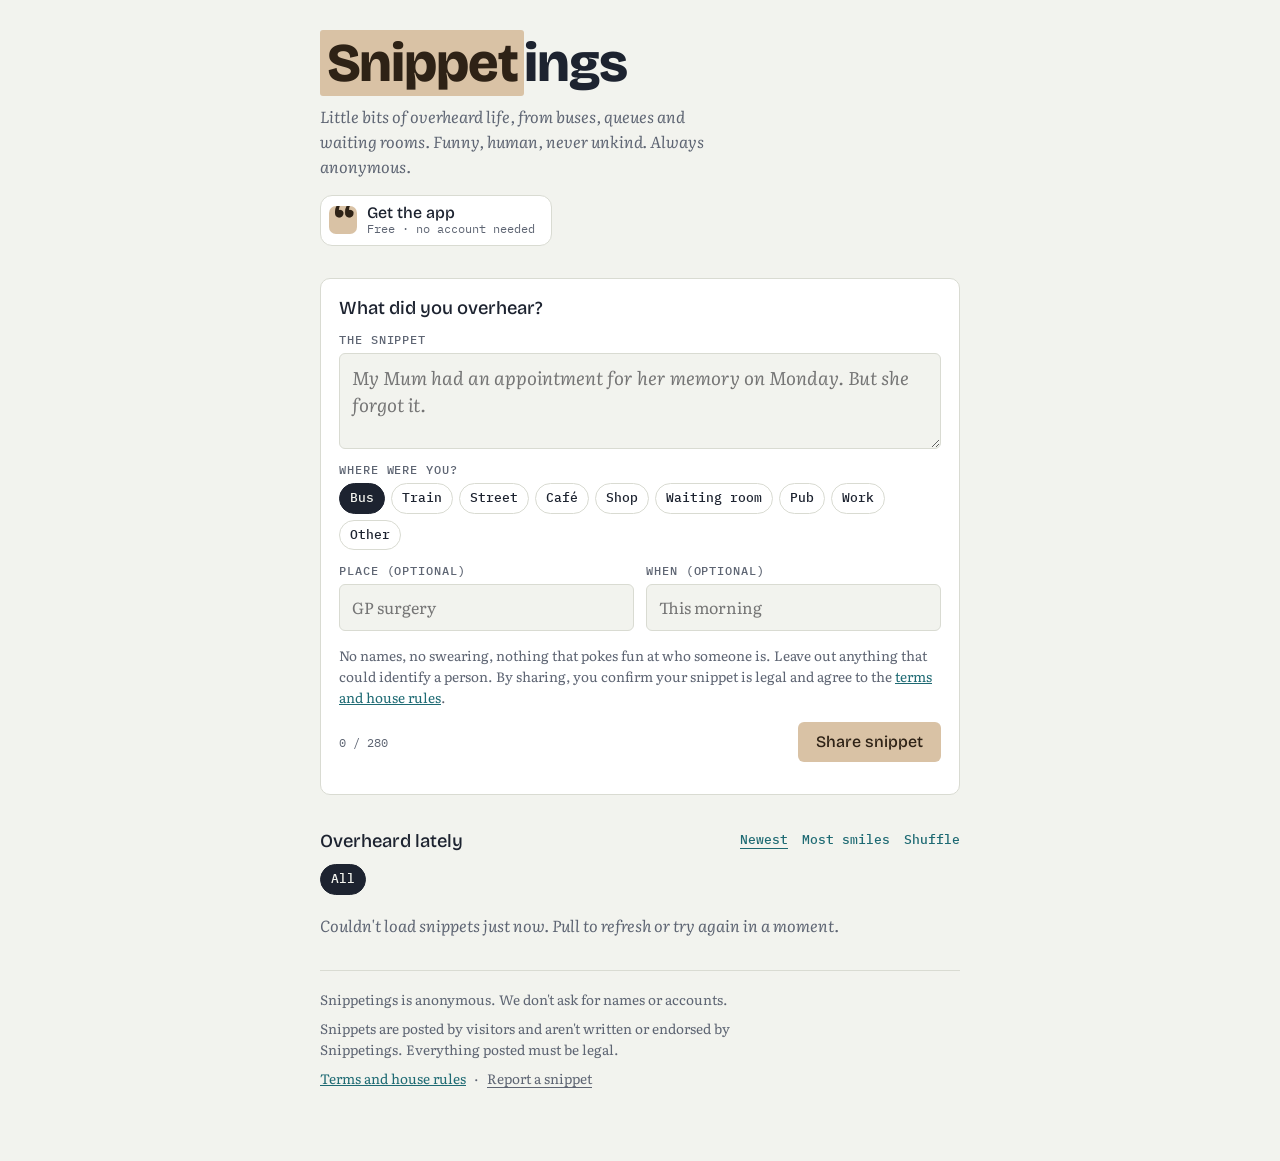
<file: index.html>
<!doctype html>
<html lang="en-GB">
<head>
<meta charset="utf-8">
<meta name="viewport" content="width=device-width,initial-scale=1,viewport-fit=cover">
<title>Snippetings</title>
<meta name="description" content="Little bits of overheard life, from buses, queues and waiting rooms. Funny, human, never unkind. Always anonymous.">
<meta name="theme-color" content="#F2F3EE" media="(prefers-color-scheme: light)">
<meta name="theme-color" content="#15181F" media="(prefers-color-scheme: dark)">
<meta property="og:title" content="Snippetings">
<meta property="og:description" content="Little bits of overheard life. Funny, human, never unkind.">
<meta property="og:image" content="https://www.snippetings.com/icons/og.png">
<meta property="og:url" content="https://www.snippetings.com/">
<meta name="twitter:card" content="summary_large_image">
<link rel="canonical" href="https://www.snippetings.com/">
<link rel="manifest" href="/manifest.webmanifest">
<link rel="icon" href="/icons/icon-192.png">
<link rel="apple-touch-icon" href="/icons/apple-touch-icon.png">
<meta name="apple-mobile-web-app-capable" content="yes">
<meta name="apple-mobile-web-app-title" content="Snippetings">
<link rel="preconnect" href="https://fonts.googleapis.com">
<link rel="preconnect" href="https://fonts.gstatic.com" crossorigin>
<link rel="stylesheet" href="https://fonts.googleapis.com/css2?family=Bricolage+Grotesque:opsz,wght@12..96,500;12..96,800&family=Literata:ital,opsz,wght@0,7..72,400;1,7..72,400;1,7..72,500&family=IBM+Plex+Mono:wght@400;500&display=swap">
<link rel="stylesheet" href="/style.css">
</head>
<body>
<div class="wrap">
  <header>
    <h1 class="mark"><span>Snippet</span>ings</h1>
    <p class="tag">Little bits of overheard life, from buses, queues and waiting rooms. Funny, human, never unkind. Always anonymous.</p>
    <button class="getapp" id="getapp" type="button" hidden>
      <img src="/icons/icon-192.png" alt="" width="28" height="28">
      <span>Get the app <small>Free · no account needed</small></span>
    </button>
    <div class="howto" id="howto" hidden>
      <div class="howto-card" role="dialog" aria-modal="true" aria-labelledby="howto-title">
        <h2 id="howto-title">Add Snippetings to your phone</h2>
        <ol id="howto-steps"></ol>
        <p class="howto-note">It then opens from your home screen like any other app.</p>
        <button class="btn" id="howto-close" type="button">Got it</button>
      </div>
    </div>
  </header>

  <form id="compose" novalidate>
    <h2>What did you overhear?</h2>
    <div class="field">
      <label class="label" for="text">The snippet</label>
      <textarea id="text" maxlength="280" placeholder="My Mum had an appointment for her memory on Monday. But she forgot it."></textarea>
    </div>
    <div class="field">
      <span class="label" id="setlbl">Where were you?</span>
      <div class="chips" id="settings" role="group" aria-labelledby="setlbl"></div>
    </div>
    <div class="row">
      <div class="field"><label class="label" for="place">Place (optional)</label>
        <input type="text" id="place" maxlength="40" placeholder="GP surgery"></div>
      <div class="field"><label class="label" for="when">When (optional)</label>
        <input type="text" id="when" maxlength="30" placeholder="This morning"></div>
    </div>
    <p class="rules">No names, no swearing, nothing that pokes fun at who someone is. Leave out anything that could identify a person. By sharing, you confirm your snippet is legal and agree to the <a href="/terms.html">terms and house rules</a>.</p>
    <div class="foot">
      <span class="count" id="count">0 / 280</span>
      <button class="btn" id="send" type="submit">Share snippet</button>
    </div>
    <p class="msg" id="msg" role="status"></p>
  </form>

  <section>
    <div class="feedhead">
      <h2>Overheard lately</h2>
      <div class="sorts" role="group" aria-label="Order">
        <button class="textbtn" id="sortNew" type="button" aria-pressed="true">Newest</button>
        <button class="textbtn" id="sortTop" type="button" aria-pressed="false">Most smiles</button>
        <button class="textbtn" id="shuffle" type="button" aria-pressed="false">Shuffle</button>
      </div>
    </div>
    <div class="chips" id="filters" role="group" aria-label="Filter by place"></div>
    <div class="reportbar" id="reportbar" role="status" hidden>
      <span>Find the snippet that breaks the rules, then tap <b>Report this</b> under it.</span>
      <button class="textbtn" id="reportcancel" type="button">Cancel</button>
    </div>
    <ul id="feed"><li class="empty">Loading snippets…</li></ul>
  </section>

  <footer>
    <p>Snippetings is anonymous. We don't ask for names or accounts.</p>
    <p>Snippets are posted by visitors and aren't written or endorsed by Snippetings. Everything posted must be legal.</p>
    <p class="footlinks"><a href="/terms.html">Terms and house rules</a> <span aria-hidden="true">·</span> <button class="textbtn" id="reportbtn" type="button">Report a snippet</button></p>
  </footer>
</div>
<script src="/config.js"></script>
<script src="/app.js"></script>
</body>
</html>
</file>
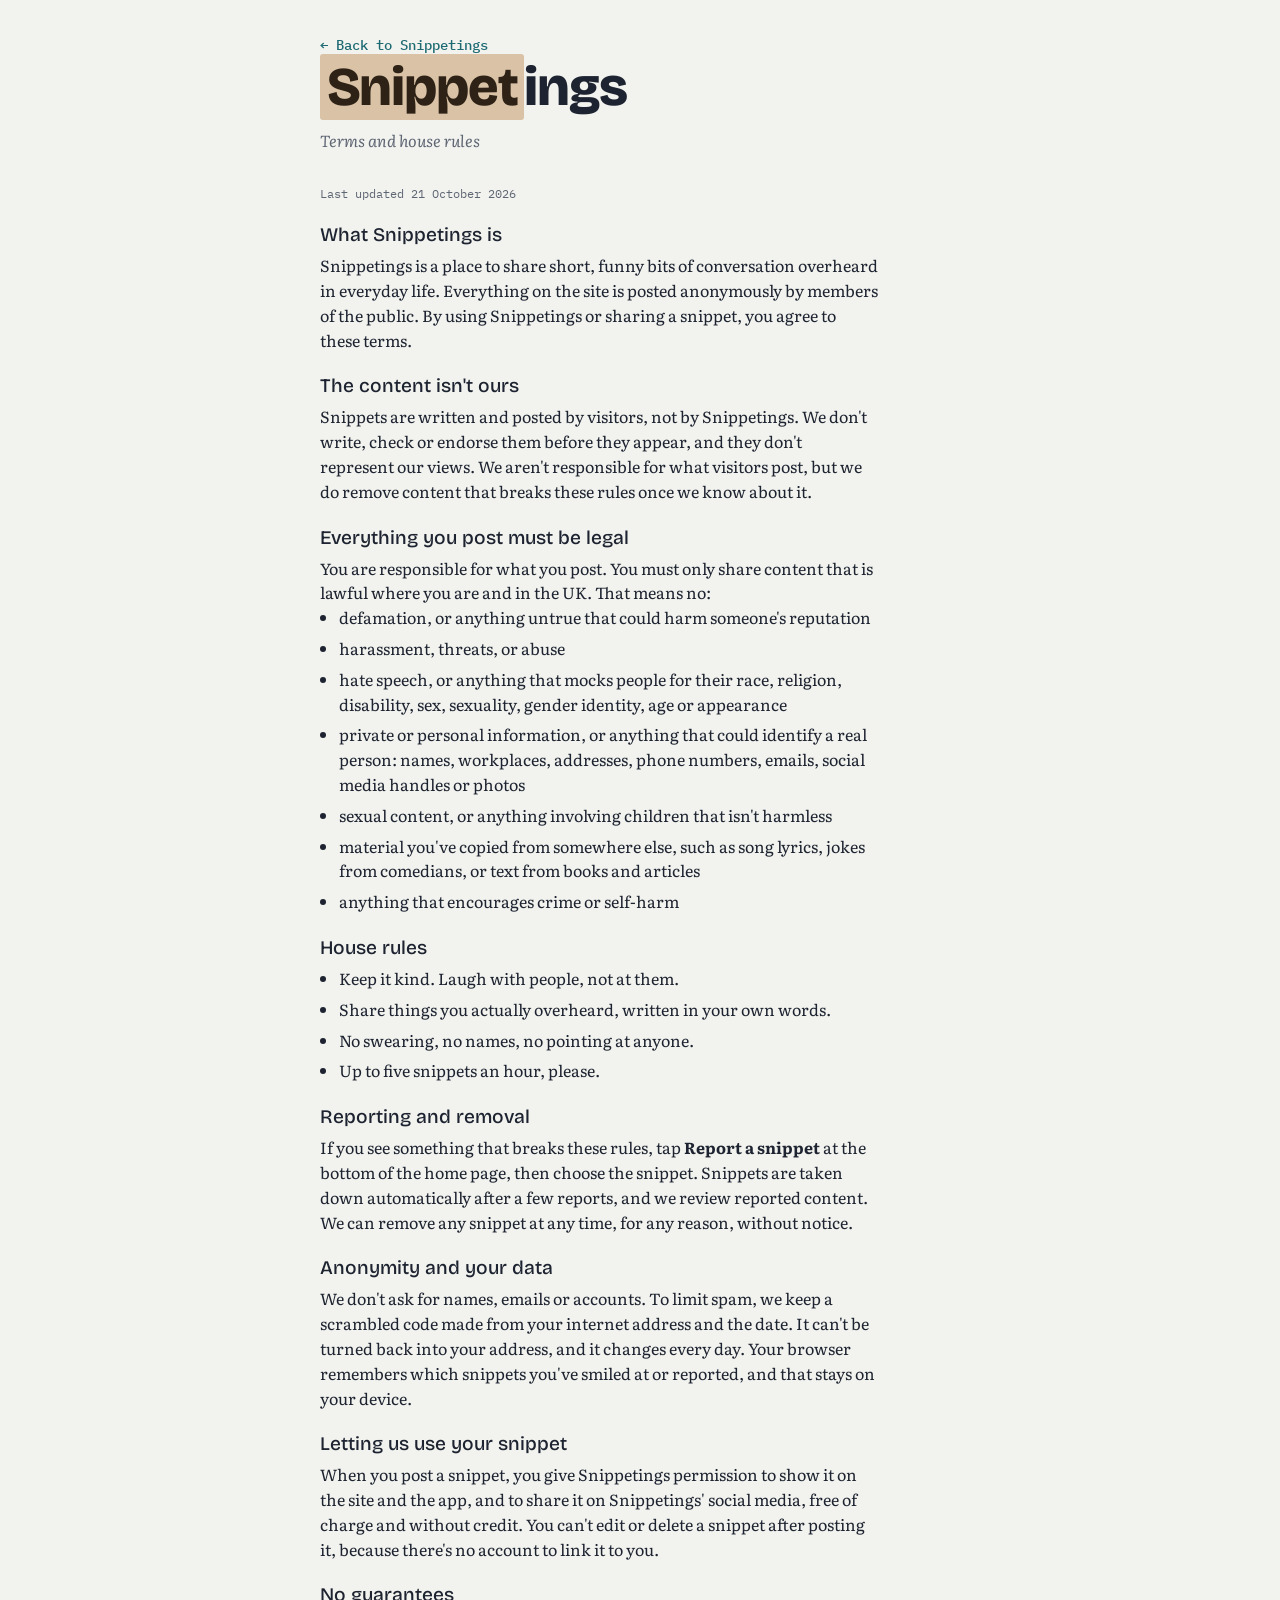
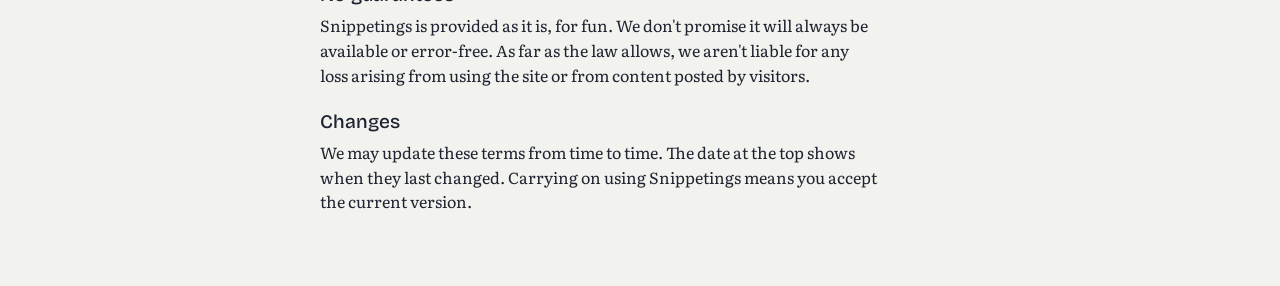
<file: terms.html>
<!doctype html>
<html lang="en-GB">
<head>
<meta charset="utf-8">
<meta name="viewport" content="width=device-width,initial-scale=1,viewport-fit=cover">
<title>Terms and house rules · Snippetings</title>
<meta name="description" content="The rules for sharing on Snippetings, and who is responsible for what.">
<link rel="icon" href="/icons/icon-192.png">
<link rel="preconnect" href="https://fonts.googleapis.com">
<link rel="preconnect" href="https://fonts.gstatic.com" crossorigin>
<link rel="stylesheet" href="https://fonts.googleapis.com/css2?family=Bricolage+Grotesque:opsz,wght@12..96,500;12..96,800&family=Literata:ital,opsz,wght@0,7..72,400;1,7..72,400;1,7..72,500&family=IBM+Plex+Mono:wght@400;500&display=swap">
<link rel="stylesheet" href="/style.css">
<style>
.terms{display:grid;gap:22px;max-width:62ch}
.terms h2{font:500 1.2rem/1.25 var(--display);margin:0 0 6px}
.terms p,.terms ul{margin:0}
.terms ul{padding-left:1.2em;display:grid;gap:6px}
.terms a{color:var(--link)}
.updated{font:.78rem var(--mono);color:var(--muted)}
.back{font:500 .85rem var(--mono);color:var(--link);text-decoration:none}
.mark a{color:inherit;text-decoration:none}
</style>
</head>
<body>
<div class="wrap">
  <header>
    <a class="back" href="/">← Back to Snippetings</a>
    <h1 class="mark"><a href="/"><span>Snippet</span>ings</a></h1>
    <p class="tag">Terms and house rules</p>
  </header>

  <main class="terms">
    <p class="updated">Last updated 21 October 2026</p>

    <section>
      <h2>What Snippetings is</h2>
      <p>Snippetings is a place to share short, funny bits of conversation overheard in everyday life. Everything on the site is posted anonymously by members of the public. By using Snippetings or sharing a snippet, you agree to these terms.</p>
    </section>

    <section>
      <h2>The content isn't ours</h2>
      <p>Snippets are written and posted by visitors, not by Snippetings. We don't write, check or endorse them before they appear, and they don't represent our views. We aren't responsible for what visitors post, but we do remove content that breaks these rules once we know about it.</p>
    </section>

    <section>
      <h2>Everything you post must be legal</h2>
      <p>You are responsible for what you post. You must only share content that is lawful where you are and in the UK. That means no:</p>
      <ul>
        <li>defamation, or anything untrue that could harm someone's reputation</li>
        <li>harassment, threats, or abuse</li>
        <li>hate speech, or anything that mocks people for their race, religion, disability, sex, sexuality, gender identity, age or appearance</li>
        <li>private or personal information, or anything that could identify a real person: names, workplaces, addresses, phone numbers, emails, social media handles or photos</li>
        <li>sexual content, or anything involving children that isn't harmless</li>
        <li>material you've copied from somewhere else, such as song lyrics, jokes from comedians, or text from books and articles</li>
        <li>anything that encourages crime or self-harm</li>
      </ul>
    </section>

    <section>
      <h2>House rules</h2>
      <ul>
        <li>Keep it kind. Laugh with people, not at them.</li>
        <li>Share things you actually overheard, written in your own words.</li>
        <li>No swearing, no names, no pointing at anyone.</li>
        <li>Up to five snippets an hour, please.</li>
      </ul>
    </section>

    <section>
      <h2>Reporting and removal</h2>
      <p>If you see something that breaks these rules, tap <b>Report a snippet</b> at the bottom of the home page, then choose the snippet. Snippets are taken down automatically after a few reports, and we review reported content. We can remove any snippet at any time, for any reason, without notice.</p>
    </section>

    <section>
      <h2>Anonymity and your data</h2>
      <p>We don't ask for names, emails or accounts. To limit spam, we keep a scrambled code made from your internet address and the date. It can't be turned back into your address, and it changes every day. Your browser remembers which snippets you've smiled at or reported, and that stays on your device.</p>
    </section>

    <section>
      <h2>Letting us use your snippet</h2>
      <p>When you post a snippet, you give Snippetings permission to show it on the site and the app, and to share it on Snippetings' social media, free of charge and without credit. You can't edit or delete a snippet after posting it, because there's no account to link it to you.</p>
    </section>

    <section>
      <h2>No guarantees</h2>
      <p>Snippetings is provided as it is, for fun. We don't promise it will always be available or error-free. As far as the law allows, we aren't liable for any loss arising from using the site or from content posted by visitors.</p>
    </section>

    <section>
      <h2>Changes</h2>
      <p>We may update these terms from time to time. The date at the top shows when they last changed. Carrying on using Snippetings means you accept the current version.</p>
    </section>
  </main>
</div>
</body>
</html>
</file>
<file: style.css>
[hidden]{display:none!important}

/* Layout: one narrow column, like a pocket notebook. Each snippet is a quote with a bus-ticket stub saying where it was heard. */
:root{
  --paper:#F2F3EE; --card:#FFFFFF; --ink:#1D2330; --muted:#5E6573; --rule:#D9DBD2;
  --ticket:#D9C2A5; --ticket-ink:#2E2216; --link:#1E6A73; --warn:#A33A2B;
  --display:"Bricolage Grotesque",ui-sans-serif,system-ui,sans-serif;
  --quote:"Literata",Georgia,"Times New Roman",serif;
  --mono:"IBM Plex Mono",ui-monospace,Menlo,monospace;
}
@media (prefers-color-scheme:dark){:root:not([data-theme="light"]){
  --paper:#15181F; --card:#1E222B; --ink:#ECEDE8; --muted:#A1A7B3; --rule:#2F3440;
  --ticket:#C7AD8C; --ticket-ink:#221910; --link:#7FC4CC; --warn:#F08A79; color-scheme:dark}}
:root[data-theme="dark"]{
  --paper:#15181F; --card:#1E222B; --ink:#ECEDE8; --muted:#A1A7B3; --rule:#2F3440;
  --ticket:#C7AD8C; --ticket-ink:#221910; --link:#7FC4CC; --warn:#F08A79; color-scheme:dark}
body{background:var(--paper);color:var(--ink);font:16px/1.55 var(--quote)}
.wrap{max-width:640px;margin:0 auto;padding-block:28px 64px;
  padding-left:max(16px,env(safe-area-inset-left,0px));padding-right:max(16px,env(safe-area-inset-right,0px));
  display:grid;gap:32px}
header{display:grid;gap:6px}
.mark{font:800 clamp(2.4rem,9vw,3.4rem)/1 var(--display);letter-spacing:-.02em;margin:0}
.mark span{background:var(--ticket);color:var(--ticket-ink);padding:0 .12em;border-radius:3px}
.tag{margin:0;color:var(--muted);font-style:italic;max-width:46ch}
.label{font:500 .72rem/1.2 var(--mono);text-transform:uppercase;letter-spacing:.08em;color:var(--muted)}

/* composer */
form{background:var(--card);border:1px solid var(--rule);border-radius:10px;padding:18px;display:grid;gap:14px}
form h2{font:500 1.15rem/1.2 var(--display);margin:0}
textarea,input[type=text]{width:100%;box-sizing:border-box;font:inherit;color:var(--ink);background:var(--paper);
  border:1px solid var(--rule);border-radius:6px;padding:10px 12px}
textarea{font:italic 1.15rem/1.45 var(--quote);min-height:96px;resize:vertical}
textarea:focus,input:focus,button:focus-visible{outline:2px solid var(--link);outline-offset:2px}
.field{display:grid;gap:6px;min-width:0}
.row{display:grid;grid-template-columns:1fr 1fr;gap:12px}
@media (max-width:480px){.row{grid-template-columns:1fr}}
.chips{display:flex;flex-wrap:wrap;gap:6px}
.chip{font:500 .8rem/1 var(--mono);padding:8px 10px;border-radius:999px;border:1px solid var(--rule);
  background:transparent;color:var(--ink);cursor:pointer}
.chip[aria-pressed="true"]{background:var(--ink);color:var(--paper);border-color:var(--ink)}
.foot{display:flex;flex-wrap:wrap;align-items:center;justify-content:space-between;gap:10px}
.count{font:.75rem var(--mono);color:var(--muted)}
.btn{font:500 1rem/1 var(--display);background:var(--ticket);color:var(--ticket-ink);border:0;border-radius:6px;
  padding:12px 18px;cursor:pointer}
.btn:disabled{opacity:.5;cursor:not-allowed}
.msg{margin:0;font-size:.92rem}
.msg.err{color:var(--warn)} .msg.ok{color:var(--link)}
.rules{margin:0;font-size:.85rem;color:var(--muted)}

/* feed */
.feedhead{display:flex;flex-wrap:wrap;justify-content:space-between;align-items:end;gap:10px}
.feedhead h2{font:500 1.15rem/1.2 var(--display);margin:0}
.textbtn{font:500 .8rem var(--mono);color:var(--link);background:none;border:0;cursor:pointer;padding:4px 0}
#feed{display:grid;gap:22px;list-style:none;margin:0;padding:0}
.snip{display:grid;gap:10px;padding-bottom:22px;border-bottom:1px dashed var(--rule)}
.snip blockquote{margin:0;font:italic 500 1.35rem/1.4 var(--quote);text-wrap:pretty}
.snip blockquote::before{content:"\201C"} .snip blockquote::after{content:"\201D"}
.stub{display:flex;flex-wrap:wrap;align-items:center;gap:8px}
.ticket{font:500 .74rem/1 var(--mono);text-transform:uppercase;letter-spacing:.06em;background:var(--ticket);
  color:var(--ticket-ink);padding:6px 9px;border-radius:2px;
  -webkit-mask:radial-gradient(circle 4px at 0 50%,#0000 98%,#000) left/51% 100% no-repeat,radial-gradient(circle 4px at 100% 50%,#0000 98%,#000) right/51% 100% no-repeat;
  mask:radial-gradient(circle 4px at 0 50%,#0000 98%,#000) left/51% 100% no-repeat,radial-gradient(circle 4px at 100% 50%,#0000 98%,#000) right/51% 100% no-repeat;
  padding-inline:12px}
.where{font:.8rem var(--mono);color:var(--muted)}
.del{margin-left:auto;font:.75rem var(--mono);color:var(--warn);background:none;border:0;cursor:pointer}
.empty{color:var(--muted);font-style:italic}
@media (prefers-reduced-motion:no-preference){.snip.new{animation:in .4s ease-out}
  @keyframes in{from{transform:translateY(6px);opacity:.4}}}

/* public-site additions */
#filters{margin:12px 0 18px}
.sorts{display:flex;gap:14px;flex-wrap:wrap}
.textbtn[aria-pressed="true"]{text-decoration:underline;text-underline-offset:4px}
.acts{display:flex;gap:4px;margin-left:auto;align-items:center}
.act{font:500 .75rem/1 var(--mono);background:none;border:1px solid transparent;border-radius:999px;color:var(--muted);
  padding:6px 8px;cursor:pointer}
.act:hover{border-color:var(--rule)}
.act.smile[aria-pressed="true"]{color:var(--ink);border-color:var(--ticket);background:color-mix(in srgb,var(--ticket) 35%,transparent)}
.act.report.done{color:var(--warn)}
footer{border-top:1px solid var(--rule);padding-top:18px;color:var(--muted);font-size:.85rem}
footer p{margin:0;max-width:60ch}
.more{justify-self:start}

/* Get the app */
.getapp{justify-self:start;display:flex;align-items:center;gap:10px;margin-top:10px;padding:8px 16px 8px 8px;
  background:var(--card);color:var(--ink);border:1px solid var(--rule);border-radius:12px;cursor:pointer;text-align:left}
.getapp:hover{border-color:var(--ticket)}
.getapp img{border-radius:7px;display:block}
.getapp span{display:grid;font:500 1rem/1.15 var(--display)}
.getapp small{font:.72rem/1.3 var(--mono);color:var(--muted)}
.howto{position:fixed;inset:0;z-index:20;display:grid;align-items:end;justify-items:center;
  background:color-mix(in srgb,var(--ink) 45%,transparent);
  padding:16px max(16px,env(safe-area-inset-right,0px)) calc(16px + env(safe-area-inset-bottom,0px)) max(16px,env(safe-area-inset-left,0px))}
.howto-card{background:var(--card);color:var(--ink);border-radius:14px;padding:22px;max-width:420px;width:100%;box-sizing:border-box;display:grid;gap:12px}
.howto-card h2{font:500 1.2rem/1.2 var(--display);margin:0}
.howto-card ol{margin:0;padding-left:1.3em;display:grid;gap:8px}
.howto-card b{font-weight:600}
.howto-note{margin:0;color:var(--muted);font-size:.9rem}
.howto-card .btn{justify-self:end}
.shareicon{display:inline-block;vertical-align:-3px;width:16px;height:16px}
.rules a,footer a{color:var(--link)}
footer{display:grid;gap:8px}
.tag{margin-top:8px}

/* Share + footer report */
.act.share{display:inline-flex;align-items:center;gap:5px}
.act.share[aria-expanded="true"]{color:var(--ink);border-color:var(--rule)}
.sharemenu{display:flex;flex-wrap:wrap;gap:6px}
.sharemenu a,.sharemenu button{font:500 .78rem/1 var(--mono);color:var(--ink);background:var(--card);border:1px solid var(--rule);
  border-radius:999px;padding:8px 11px;text-decoration:none;cursor:pointer}
.sharemenu a:hover,.sharemenu button:hover{border-color:var(--ticket)}
.snip.linked blockquote{background:color-mix(in srgb,var(--ticket) 30%,transparent);border-radius:6px;padding:4px 8px;margin-inline:-8px}
.reportbar{display:flex;flex-wrap:wrap;gap:8px 14px;align-items:center;justify-content:space-between;margin:0 0 18px;
  padding:12px 14px;border:1px dashed var(--rule);border-radius:8px;font-size:.92rem}
.footlinks{display:flex;flex-wrap:wrap;gap:8px;align-items:center}
.footlinks .textbtn{color:var(--muted);font:inherit;text-decoration:underline;text-underline-offset:3px;padding:0}
</file>
